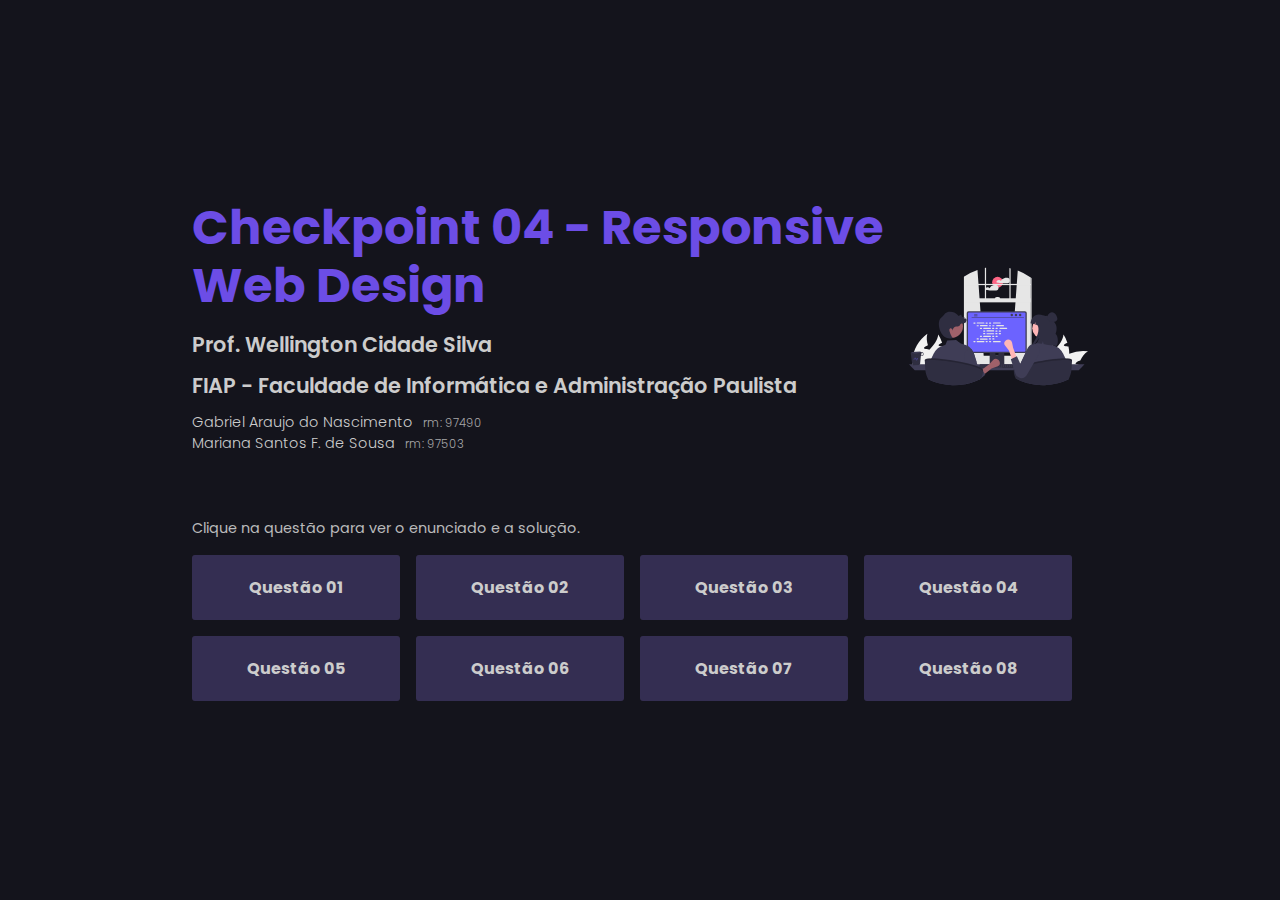
<file: index.html>
<!DOCTYPE html>
<html lang="pt-br">
    <head>
        <meta charset="UTF-8">
        <meta http-equiv="X-UA-Compatible" content="IE=edge">
        <meta name="viewport" content="width=device-width, initial-scale=1.0">
        <title>CP4-WEB/RESP</title>
        <link rel="preconnect" href="https://fonts.googleapis.com">
        <link rel="preconnect" href="https://fonts.gstatic.com" crossorigin>
        <link href="https://fonts.googleapis.com/css2?family=Poppins:wght@300;400;500;600;700;900&display=swap" rel="stylesheet">
        <link rel="stylesheet" href="./style.css" type="text/css">
    </head>
    <body>
        <section id="intro">
            <div>
                <h1>Checkpoint 04 - Responsive Web Design</h1>
                <h2>Prof. Wellington Cidade Silva</h2>
                <h2>FIAP - Faculdade de Informática e Administração Paulista</h2>
                <p>Gabriel Araujo do Nascimento <span>rm: 97490</span></p>
                <p>Mariana Santos F. de Sousa <span>rm: 97503</span></p>
            </div>

            <img src="./img/undraw_pair_programming.svg">
        </section>

        <section id="questions">
            <p>Clique na questão para ver o enunciado e a solução.</p>

            <a href="./q01.html" class="question">
                Questão 01
            </a>

            <a href="./q02.html" class="question">
                Questão 02
            </a>

            <a href="./q03.html" class="question">
                Questão 03
            </a>

            <a href="./q04.html" class="question">
                Questão 04
            </a>

            <a href="./q05.html" class="question">
                Questão 05
            </a>

            <a href="./q06.html" class="question">
                Questão 06
            </a>

            <a href="./q07.html" class="question">
                Questão 07
            </a>

            <a href="./q08.html" class="question">
                Questão 08
            </a>
            
        </section>
    </body>
</html>
</file>
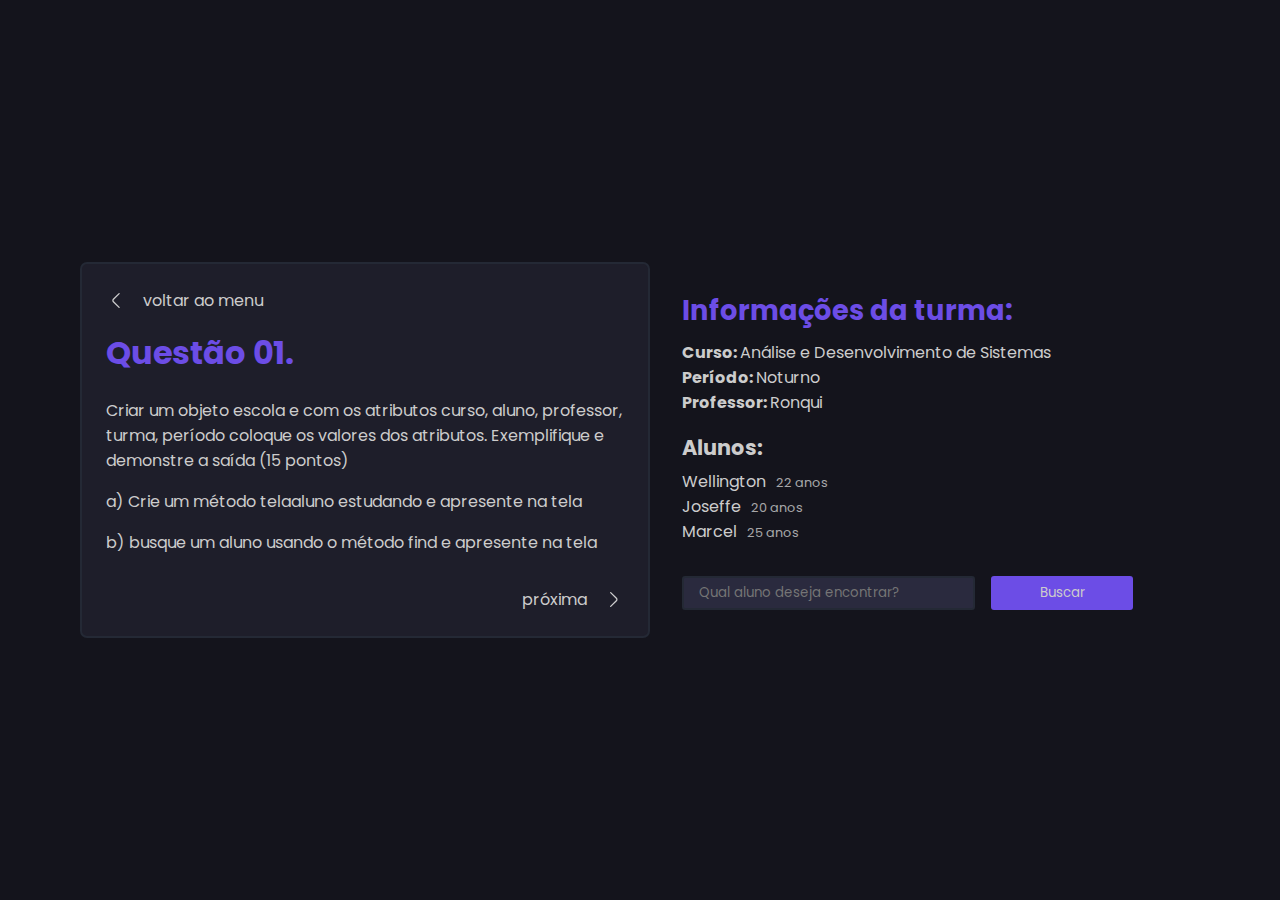
<file: q01.html>
<!DOCTYPE html>
<html lang="pt-br">

<head>
    <meta charset="UTF-8">
    <meta http-equiv="X-UA-Compatible" content="IE=edge">
    <meta name="viewport" content="width=device-width, initial-scale=1.0">
    <title>CP4-WEB/Q. 01</title>
    <link rel="preconnect" href="https://fonts.googleapis.com">
    <link rel="preconnect" href="https://fonts.gstatic.com" crossorigin>
    <link href="https://fonts.googleapis.com/css2?family=Poppins:wght@300;400;500;600;700;900&display=swap"
        rel="stylesheet">
    <link rel="stylesheet" href="./style.css" type="text/css">
</head>

<body id="questao">

    <section id="enunciado">
        <div>
            <a href="./index.html">
                <img src="./img/arrow_left.svg">
                voltar ao menu
            </a>

            <h1>Questão 01.</h1>
            <p>Criar um objeto escola e com os atributos curso, aluno, professor, turma, período coloque os valores dos
                atributos. Exemplifique e demonstre a saída (15 pontos)</p>

            <p>a) Crie um método telaaluno estudando e apresente na tela</p>
            <p>b) busque um aluno usando o método find e apresente na tela </p>
        </div>

        <div class="row q01">
            <a href="./q02.html" class="next">
                próxima
                <img src="./img/arrow_left.svg">
            </a>
        </div>
    </section>

    <section id="answer">
        <section id="info_turma">    
            <h1>Informações da turma:</h1>
        </section>

        <section class="find">
            <input type="text" placeholder="Qual aluno deseja encontrar?" id="nome">
            <button type="button" onclick="buscar_aluno()" >Buscar</button> 
            <p id="result_busca"></p>
        </section>
    </section>

    <script>
        
        let escola = {
            curso: "Análise e Desenvolvimento de Sistemas",
            periodo: "Noturno",
            turma: "1TDSPR",
            professor: "Ronqui",
            alunos: [
                { nome: "Wellington", idade: 22 },
                { nome: "Joseffe", idade: 20 },
                { nome: "Marcel", idade: 25 }
            ],

        };

        function tela_aluno_estudando(alunos) {
            let alunosstr = '<div id="students"> <h2>Alunos: </h2>'
            alunos.forEach(aluno => {
                alunosstr += (`<p>${aluno.nome} <span>${aluno.idade} anos</span></p>`);
            });

            alunosstr += '</div>';
            return alunosstr;
        }
        
        function buscar_aluno() {
            const nome = document.querySelector('#nome').value.toLocaleLowerCase()
            const result_busca = document.querySelector('#result_busca')
            let aluno = escola.alunos.find(aluno => aluno.nome.toLocaleLowerCase() === nome);

            aluno ? result_busca.innerHTML = `Encontramos o aluno ${nome} que possui ${aluno.idade} anos.` :
            result_busca.innerHTML = `Não encontramos o aluno ${nome} nesta turma.`
        }

        const container = document.querySelector('#info_turma');
        const students = document.querySelector('#students');

        const alunos_estudando = tela_aluno_estudando(escola.alunos)

        container.innerHTML += '<p><strong>Curso: </strong>'+ escola.curso +'</p>'
        container.innerHTML += '<p><strong>Período: </strong>'+ escola.periodo +'</p>'
        container.innerHTML += '<p><strong>Professor: </strong>'+ escola.professor +'</p>'
        container.innerHTML += tela_aluno_estudando(escola.alunos)

        // escola.buscar_aluno("Wellington");

    </script>
</body>

</html>
</file>
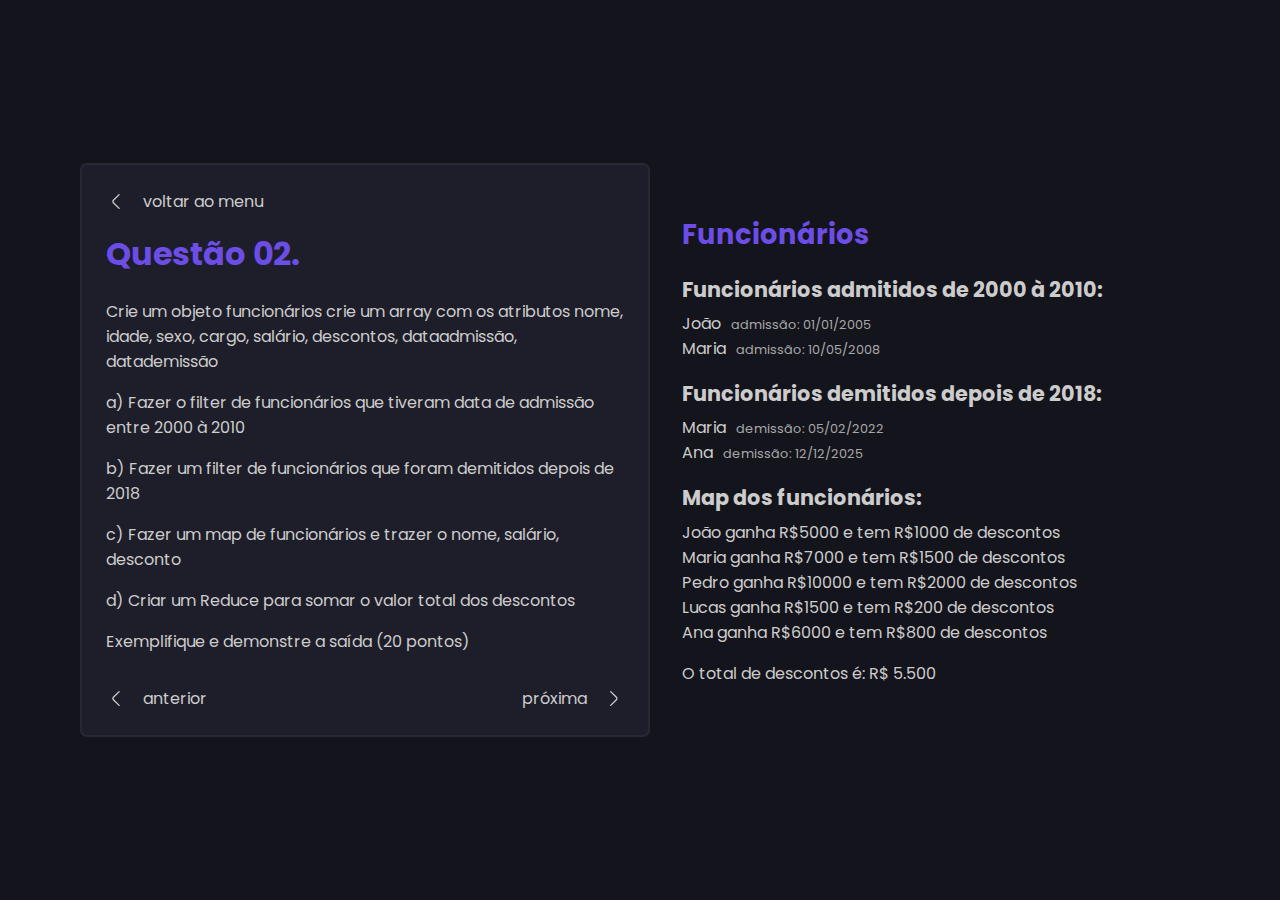
<file: q02.html>
<!DOCTYPE html>
<html lang="pt-br">

<head>
    <meta charset="UTF-8">
    <meta http-equiv="X-UA-Compatible" content="IE=edge">
    <meta name="viewport" content="width=device-width, initial-scale=1.0">
    <title>CP4-WEB/Q. 02</title>
    <link rel="preconnect" href="https://fonts.googleapis.com">
    <link rel="preconnect" href="https://fonts.gstatic.com" crossorigin>
    <link href="https://fonts.googleapis.com/css2?family=Poppins:wght@300;400;500;600;700;900&display=swap"
        rel="stylesheet">
    <link rel="stylesheet" href="./style.css" type="text/css">
</head>

<body id="questao">
    <section id="enunciado">
        <div>
            <a href="./index.html">
                <img src="./img/arrow_left.svg">
                voltar ao menu
            </a>
            
            <h1>Questão 02.</h1>
            <p>Crie um objeto funcionários crie um array com os atributos nome, idade, sexo, cargo, salário, descontos,
                dataadmissão, datademissão</p>

            <p>a) Fazer o filter de funcionários que tiveram data de admissão entre 2000 à 2010 </p>
            <p>b) Fazer um filter de funcionários que foram demitidos depois de 2018 </p>
            <p>c) Fazer um map de funcionários e trazer o nome, salário, desconto </p>
            <p>d) Criar um Reduce para somar o valor total dos descontos </p>
            <p>Exemplifique e demonstre a saída (20 pontos) </p>
        </div>

        <div class="row">
            <a href="./q01.html">
                <img src="./img/arrow_left.svg">
                anterior
            </a>

            <a href="./q03.html" class="next">
                próxima
                <img src="./img/arrow_left.svg">
            </a>
        </div>
    </section>

    <section id="answer">
        <section id="info_funcs">
            <h1>Funcionários</h1>
        </section>
    </section>

    <script>

        const funcionarios = [
            {
                nome: "João",
                idade: 25,
                sexo: "Masculino",
                cargo: "Programador",
                salario: 5000,
                descontos: 1000,
                dataadmissao: "01/01/2005",
                datademissao: "06/01/2012"
            },
            {
                nome: "Maria",
                idade: 30,
                sexo: "Feminino",
                cargo: "Analista de Sistemas",
                salario: 7000,
                descontos: 1500,
                dataadmissao: "10/05/2008",
                datademissao: "05/02/2022"
            },
            {
                nome: "Pedro",
                idade: 40,
                sexo: "Masculino",
                cargo: "Gerente de Projetos",
                salario: 10000,
                descontos: 2000,
                dataadmissao: "15/09/2002",
                datademissao: "09/05/2012"
            },
            {
                nome: "Lucas",
                idade: 22,
                sexo: "M",
                cargo: "Estagiário",
                salario: 1500,
                descontos: 200,
                dataadmissao: "01/01/2022",
                datademissao: "12/03/2018"
            },
            {
                nome: "Ana",
                idade: 28,
                sexo: "F",
                cargo: "Analista",
                salario: 6000,
                descontos: 800,
                dataadmissao: "01/01/2015",
                datademissao: "12/12/2025"
            }
        ]

        const container = document.querySelector('#info_funcs');

        const funcionariosAdmitidos = funcionarios.filter(f => {
            const dataAdmissao = new Date(f.dataadmissao);
            return dataAdmissao.getFullYear() >= 2000 && dataAdmissao.getFullYear() <= 2010;
        });

        container.innerHTML += '<h2>Funcionários admitidos de 2000 à 2010: </h2>'

        funcionariosAdmitidos.forEach((funcionario) => {
            container.innerHTML += '<p>' + funcionario.nome + ' <span>admissão: ' + funcionario.dataadmissao + ' </span></p>'
        })

        const funcionariosDemitidos = funcionarios.filter(f => {
            const dataDemissao = new Date(f.datademissao)
            console.log(dataDemissao.getFullYear())
            return dataDemissao.getFullYear() > 2018;
        });

        container.innerHTML += '<h2>Funcionários demitidos depois de 2018: </h2>'

        funcionariosDemitidos.forEach((funcionario) => {
            container.innerHTML += '<p>' + funcionario.nome + ' <span>demissão: ' + funcionario.datademissao + ' </span></p>'
        })

        container.innerHTML += '<h2>Map dos funcionários: </h2>'

        const funcionariosMap = funcionarios.map((funcionario) => {
            container.innerHTML += '<p>' + funcionario.nome + ' ganha R$' + funcionario.salario + ' e tem R$' + funcionario.descontos + '  de descontos</p>'
            return {
                nome: funcionario.nome,
                salario: funcionario.salario,
                descontos: funcionario.descontos,
            };
        });

        const totalDescontos = funcionarios.reduce((total, f) => {
            return total + f.descontos;
        }, 0);

        container.innerHTML += `<p style="margin-top: 1em">O total de descontos é: R$ ${totalDescontos.toLocaleString("pt-BR")}</p>`;

    </script>
</body>

</html>
</file>
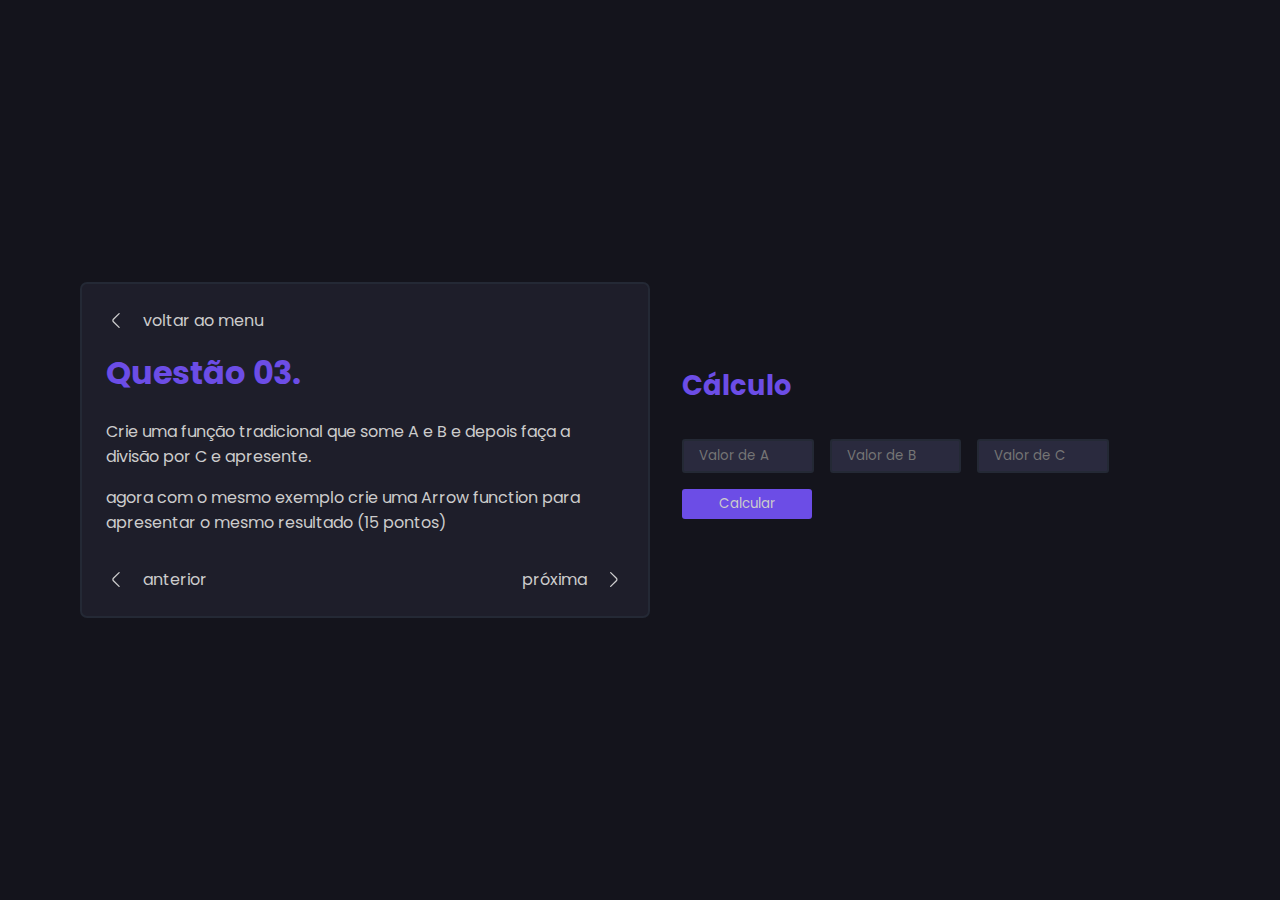
<file: q03.html>
<!DOCTYPE html>
<html lang="pt-br">

<head>
    <meta charset="UTF-8">
    <meta http-equiv="X-UA-Compatible" content="IE=edge">
    <meta name="viewport" content="width=device-width, initial-scale=1.0">
    <title>CP4-WEB/Q. 03</title>
    <link rel="preconnect" href="https://fonts.googleapis.com">
    <link rel="preconnect" href="https://fonts.gstatic.com" crossorigin>
    <link href="https://fonts.googleapis.com/css2?family=Poppins:wght@300;400;500;600;700;900&display=swap"
        rel="stylesheet">
    <link rel="stylesheet" href="./style.css" type="text/css">
</head>

<body id="questao">
    <section id="enunciado">
        <a href="./index.html">
            <img src="./img/arrow_left.svg">
            voltar ao menu
        </a>
        <div>
            <h1>Questão 03.</h1>
            <p>Crie uma função tradicional que some A e B e depois faça a divisão por C e apresente. </p>
            <p>agora com o mesmo exemplo crie uma Arrow function para apresentar o mesmo resultado (15 pontos)</p>
        </div>

        <div class="row">
            <a href="./q02.html">
                <img src="./img/arrow_left.svg">
                anterior
            </a>

            <a href="./q04.html" class="next">
                próxima
                <img src="./img/arrow_left.svg">
            </a>
        </div>
    </section>

    <section id="answer">
        <section id="info_funcs">
            <h1>Cálculo</h1>
        </section>

        <section class="find" id="calculo">
            <input type="number" placeholder="Valor de A" id="a" min="1">
            <input type="number" placeholder="Valor de B" id="b" min="1">
            <input type="number" placeholder="Valor de C" id="c" min="1">
            <button type="button" onclick="calcular_arrow()" >Calcular</button> 
            <p id="result_calculo"></p>
        </section>
    </section>

    <script>

        const result_calculo = document.querySelector('#result_calculo');

        function calcular() {
            const a = document.querySelector('#a').value;
            const b = document.querySelector('#b').value;
            const c = document.querySelector('#c').value;
            const soma = parseFloat(a) + parseFloat(b);
            const resultado = soma / parseFloat(c);
            result_calculo.innerHTML = a + ' + ' + b + ' / ' + c + ' = ' + resultado;
        }

        //Arrow function:
        const calcular_arrow = () => {
            const a = document.querySelector('#a').value;
            const b = document.querySelector('#b').value;
            const c = document.querySelector('#c').value;
            const soma = parseFloat(a) + parseFloat(b);
            const resultado = soma / parseFloat(c);
            result_calculo.innerHTML = a + ' + ' + b + ' / ' + c + ' = ' + resultado;
        }

    </script>
</body>

</html>
</file>
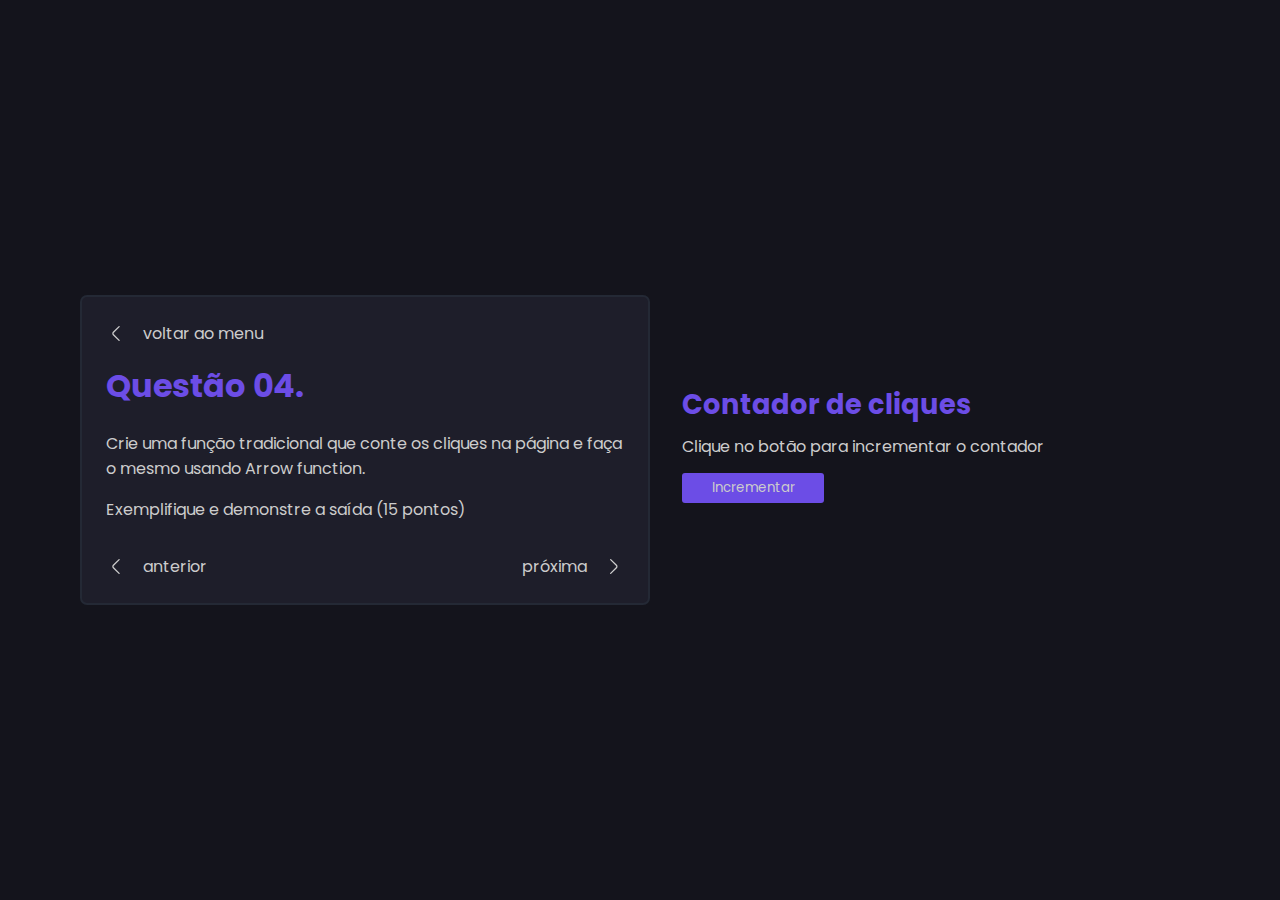
<file: q04.html>
<!DOCTYPE html>
<html lang="pt-br">

<head>
    <meta charset="UTF-8">
    <meta http-equiv="X-UA-Compatible" content="IE=edge">
    <meta name="viewport" content="width=device-width, initial-scale=1.0">
    <title>CP4-WEB/Q. 04</title>
    <link rel="preconnect" href="https://fonts.googleapis.com">
    <link rel="preconnect" href="https://fonts.gstatic.com" crossorigin>
    <link href="https://fonts.googleapis.com/css2?family=Poppins:wght@300;400;500;600;700;900&display=swap"
        rel="stylesheet">
    <link rel="stylesheet" href="./style.css" type="text/css">
</head>

<body id="questao">
    <section id="enunciado">
        <a href="./index.html">
            <img src="./img/arrow_left.svg">
            voltar ao menu
        </a>
        <div>
            <h1>Questão 04.</h1>
            <p>Crie uma função tradicional que conte os cliques na página e faça o mesmo usando Arrow function. </p>
            <p>Exemplifique e demonstre a saída (15 pontos)</p>
        </div>

        <div class="row">
            <a href="./q03.html">
                <img src="./img/arrow_left.svg">
                anterior
            </a>

            <a href="./q05.html" class="next">
                próxima
                <img src="./img/arrow_left.svg">
            </a>
        </div>
    </section>

    <section id="answer">
        <section id="contador">
            <h1>Contador de cliques</h1>

            <p>Clique no botão para incrementar o contador</p>
            <button type="button" id="incremento" onclick="incrementar_arrow()">Incrementar</button>

            <p id="cliques"></p>
        </section>
    </section>

    <script>

        const cliques = document.querySelector('#cliques');
        
        let contador = 0

        function incrementar() {
            contador ++
            cliques.innerHTML = contador + (contador === 1 ? ' clique' : ' cliques');
        }

        //Arrow function:
        const incrementar_arrow = () => {
            contador ++
            cliques.innerHTML = contador + (contador === 1 ? ' clique' : ' cliques');
        }

    </script>
</body>

</html>
</file>
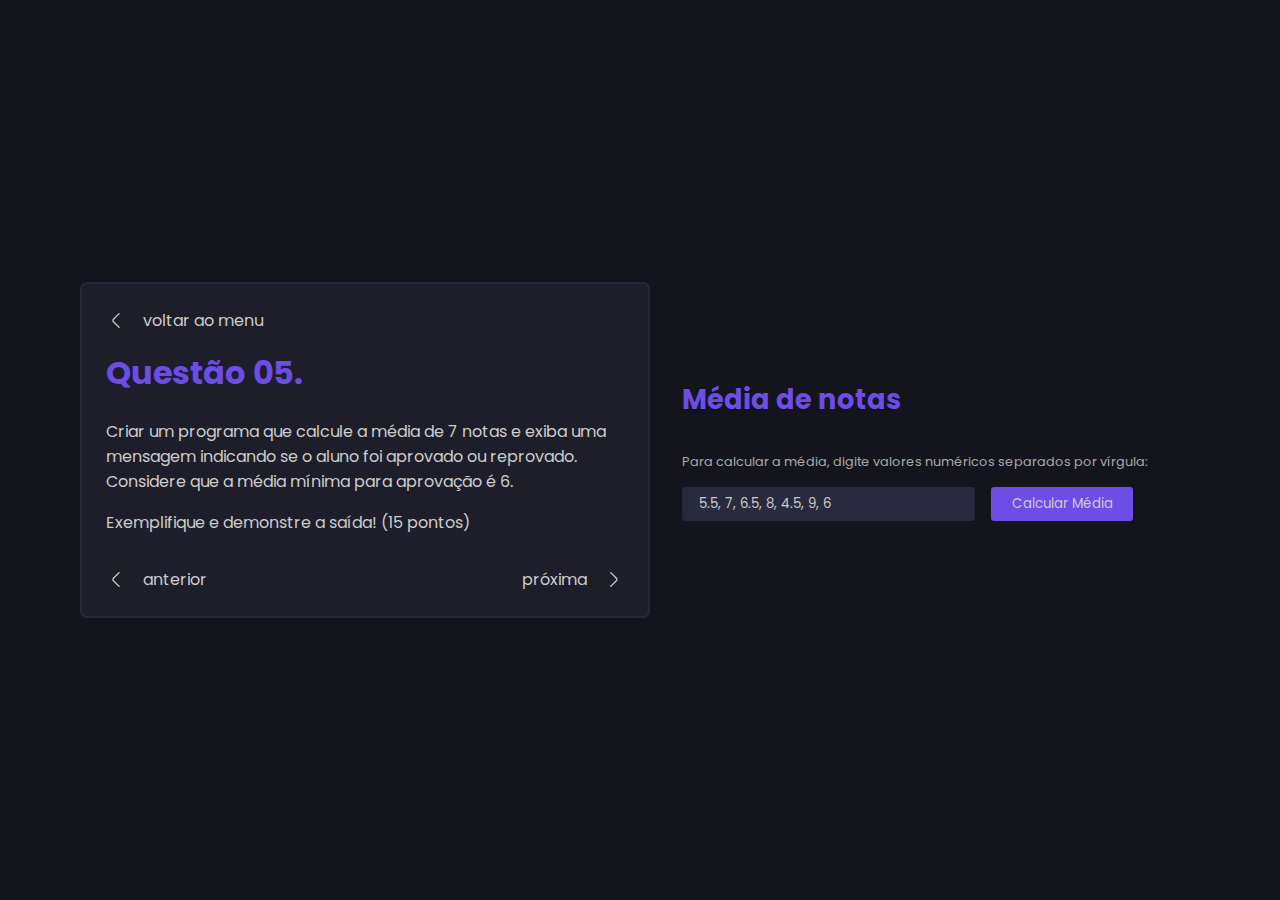
<file: q05.html>
<!DOCTYPE html>
<html lang="pt-br">

<head>
    <meta charset="UTF-8">
    <meta http-equiv="X-UA-Compatible" content="IE=edge">
    <meta name="viewport" content="width=device-width, initial-scale=1.0">
    <title>CP4-WEB/Q. 05</title>
    <link rel="preconnect" href="https://fonts.googleapis.com">
    <link rel="preconnect" href="https://fonts.gstatic.com" crossorigin>
    <link href="https://fonts.googleapis.com/css2?family=Poppins:wght@300;400;500;600;700;900&display=swap"
        rel="stylesheet">
    <link rel="stylesheet" href="./style.css" type="text/css">
</head>

<body id="questao">
    <section id="enunciado">
        <a href="./index.html">
            <img src="./img/arrow_left.svg">
            voltar ao menu
        </a>
        <div>
            <h1>Questão 05.</h1>
            <p>Criar um programa que calcule a média de 7 notas e exiba uma mensagem indicando se o aluno foi aprovado ou reprovado. Considere que a média mínima para aprovação é 6. </p>

            <p>Exemplifique e demonstre a saída! (15 pontos) </p>
        </div>

        <div class="row">
            <a href="./q04.html">
                <img src="./img/arrow_left.svg">
                anterior
            </a>

            <a href="./q06.html" class="next">
                próxima
                <img src="./img/arrow_left.svg">
            </a>
        </div>
    </section>

    <section id="answer">
        <section id="info_notas">
            <h1>Média de notas</h1>
        </section>

        <section class="find">
            <span style="width: 100%; margin: 0">Para calcular a média, digite valores numéricos separados por vírgula:</span>
            <input type="text" placeholder="Notas" id="notas" value="5.5, 7, 6.5, 8, 4.5, 9, 6">
            <button type="button" onclick="mostrar_resultado()" >Calcular Média</button> 
            <p id="result_calculo"></p>
        </section>
    </section>

    <script>

        const calcularMedia = notas_str => {

            //convertendo as notas pra float
            const notas = notas_str.map((nota) => { return(parseFloat(nota)) })

            const somaNotas = notas.reduce((acc, nota) => acc + nota, 0);
            return somaNotas / notas.length;
        }

        const mostrar_resultado = () => {
            const input_notas = document.querySelector('#notas').value
            const result_calculo = document.querySelector('#result_calculo')

            const notas = input_notas.split(',')
            const media = calcularMedia(notas);
            console.log(media)

            if (media >= 6) {
                result_calculo.innerHTML = `Parabéns Favela venceu, sua média é ${media.toFixed(1)} e você foi aprovado!`
            } else {
                result_calculo.innerHTML = `Infelizmente deu ruim bichão, sua média é ${media.toFixed(1)} e você foi reprovado.`
            }
        }

    </script>
</body>

</html>
</file>
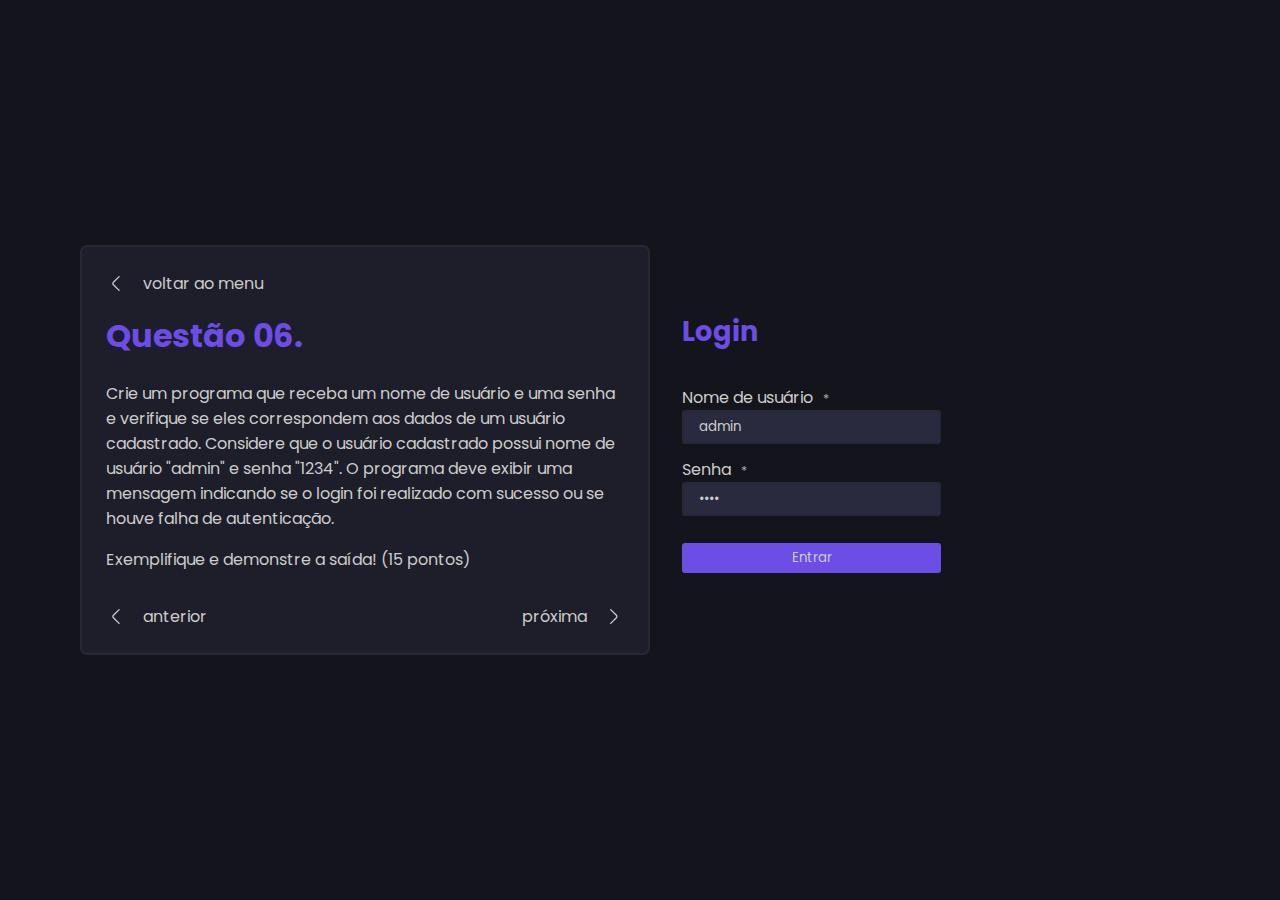
<file: q06.html>
<!DOCTYPE html>
<html lang="pt-br">

<head>
    <meta charset="UTF-8">
    <meta http-equiv="X-UA-Compatible" content="IE=edge">
    <meta name="viewport" content="width=device-width, initial-scale=1.0">
    <title>CP4-WEB/Q. 06</title>
    <link rel="preconnect" href="https://fonts.googleapis.com">
    <link rel="preconnect" href="https://fonts.gstatic.com" crossorigin>
    <link href="https://fonts.googleapis.com/css2?family=Poppins:wght@300;400;500;600;700;900&display=swap"
        rel="stylesheet">
    <link rel="stylesheet" href="./style.css" type="text/css">
</head>

<body id="questao">
    <section id="enunciado">
        <div>
            <a href="./index.html">
                <img src="./img/arrow_left.svg">
                voltar ao menu
            </a>
            <h1>Questão 06.</h1>
            <p>Crie um programa que receba um nome de usuário e uma senha e verifique se eles correspondem aos dados de      um usuário cadastrado. Considere que o usuário cadastrado possui nome de usuário "admin" e senha "1234". O programa deve exibir uma mensagem indicando se o login foi realizado com sucesso ou se houve falha de autenticação. </p>

            <p>Exemplifique e demonstre a saída! (15 pontos) </p>
        </div>

        <div class="row">
            <a href="./q05.html">
                <img src="./img/arrow_left.svg">
                anterior
            </a>

            <a href="./q07.html" class="next">
                próxima
                <img src="./img/arrow_left.svg">
            </a>
        </div>
    </section>

    <section id="answer">
        <section id="login">
            <h1>Login</h1>
        </section>

        <section class="find" id="login">
            <label>Nome de usuário <span>*</span></label>
            <input type="text" placeholder="Username" id="user" value="admin">

            <label>Senha <span>*</span></label>
            <input type="password" placeholder="Senha" id="senha" value="1234">

            <button type="button" onclick="verificar_entrada()" >Entrar</button> 

            <p id="result_login" style="width: 100%; margin-top: 1em;"></p>
        </section>
    </section>

    <script>

        const usuario = "admin";
        const senha = "1234";

        const verificar_entrada = () => {
            const nomeUsuario = document.querySelector('#user').value
            const senhaUsuario = document.querySelector('#senha').value

            const result_login = document.querySelector('#result_login')

            if (nomeUsuario === usuario && senhaUsuario === senha) {
                result_login.innerHTML = "Login realizado com sucesso!";
                result_login.style.color = "#3fb133"
            } else {
                result_login.innerHTML = "Falha de autenticação. Nome de usuário ou senha incorretos.";
                result_login.style.color = "#b13333"
            }

        }
        
    </script>
</body>

</html>
</file>
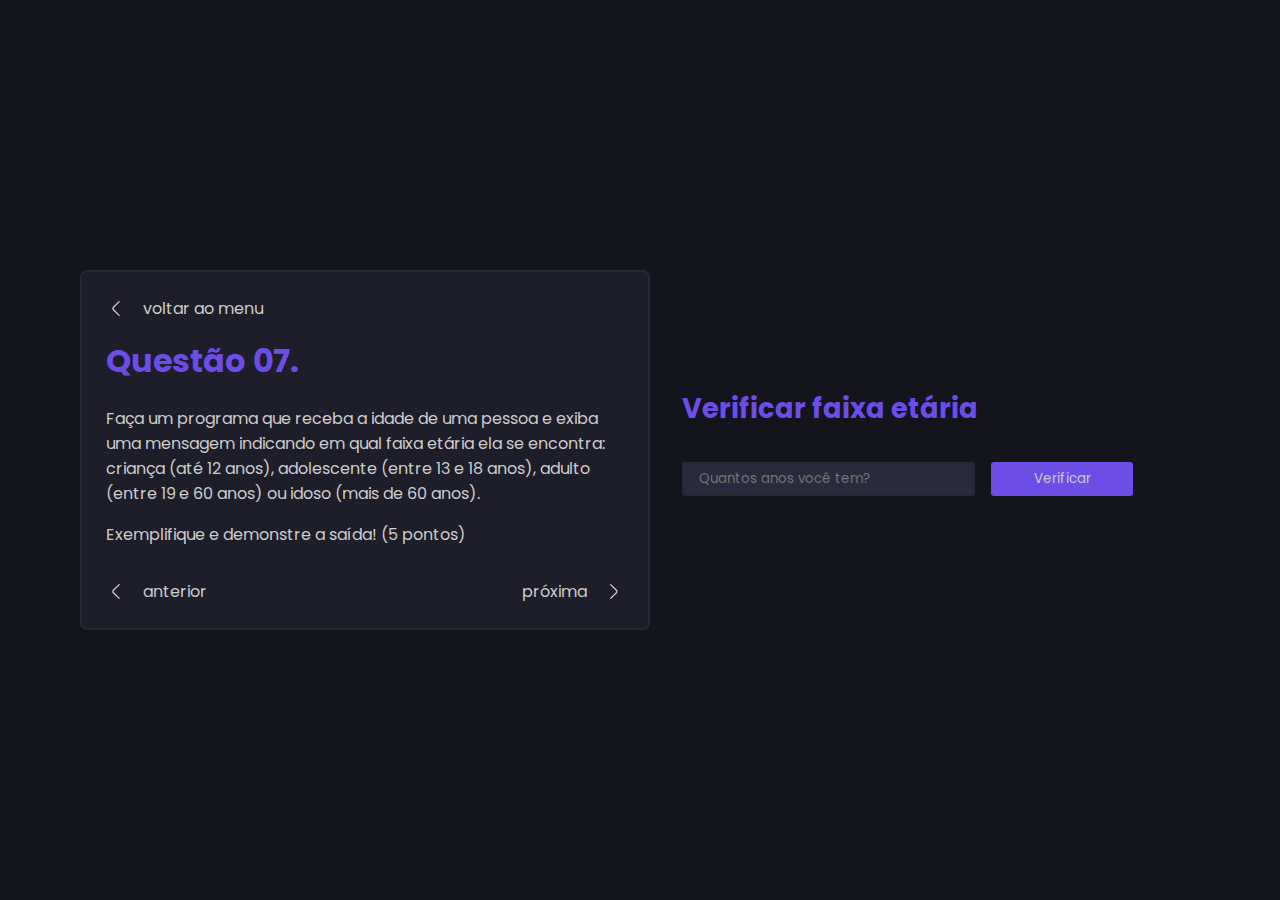
<file: q07.html>
<!DOCTYPE html>
<html lang="pt-br">

<head>
    <meta charset="UTF-8">
    <meta http-equiv="X-UA-Compatible" content="IE=edge">
    <meta name="viewport" content="width=device-width, initial-scale=1.0">
    <title>CP4-WEB/Q. 07</title>
    <link rel="preconnect" href="https://fonts.googleapis.com">
    <link rel="preconnect" href="https://fonts.gstatic.com" crossorigin>
    <link href="https://fonts.googleapis.com/css2?family=Poppins:wght@300;400;500;600;700;900&display=swap"
        rel="stylesheet">
    <link rel="stylesheet" href="./style.css" type="text/css">
</head>

<body id="questao">
    <section id="enunciado">
        <a href="./index.html">
            <img src="./img/arrow_left.svg">
            voltar ao menu
        </a>
        <div>
            <h1>Questão 07.</h1>
            <p>Faça um programa que receba a idade de uma pessoa e exiba uma mensagem indicando em qual faixa etária ela se encontra: criança (até 12 anos), adolescente (entre 13 e 18 anos), adulto (entre 19 e 60 anos) ou idoso (mais de 60 anos). </p>

            <p>Exemplifique e demonstre a saída! (5 pontos)</p>
        </div>

        <div class="row">
            <a href="./q06.html">
                <img src="./img/arrow_left.svg">
                anterior
            </a>

            <a href="./q08.html" class="next">
                próxima
                <img src="./img/arrow_left.svg">
            </a>
        </div>
    </section>

    <section id="answer">
        <section id="info_idade">    
            <h1>Verificar faixa etária</h1>
        </section>

        <section class="find">
            <input type="number" placeholder="Quantos anos você tem?" id="idade" min="1">
            <button type="button" onclick="verificar_faixa()" >Verificar</button> 
            <p id="result_faixa_etaria" style="width: 100%"></p>
        </section>
    </section>

    <script>

        const verificar_faixa = () => {
            const idade = parseFloat(document.querySelector('#idade').value)

            const result_faixa_etaria = document.querySelector('#result_faixa_etaria')

            if (idade <= 12) {
                result_faixa_etaria.innerHTML = "criança!";
            } else if (idade >= 13 && idade <= 18) {
                result_faixa_etaria.innerHTML = ("adolescente!")
            } else if (idade >= 19 && idade <= 60) {
                result_faixa_etaria.innerHTML = ("adulto!");
            } else {
                result_faixa_etaria.innerHTML = ("idoso!");
            }
        }

    </script>
</body>

</html>
</file>
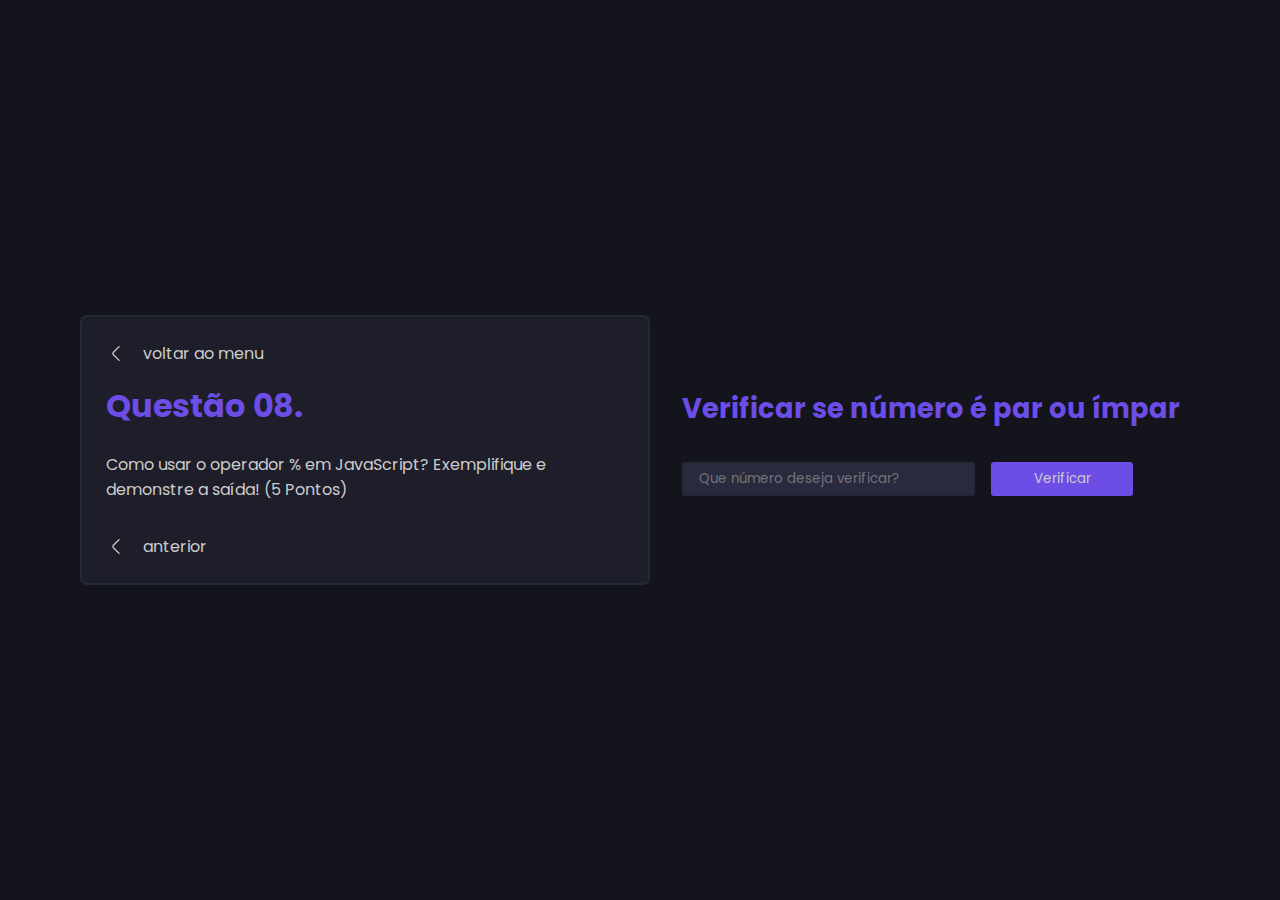
<file: q08.html>
<!DOCTYPE html>
<html lang="pt-br">

<head>
    <meta charset="UTF-8">
    <meta http-equiv="X-UA-Compatible" content="IE=edge">
    <meta name="viewport" content="width=device-width, initial-scale=1.0">
    <title>CP4-WEB/Q. 08</title>
    <link rel="preconnect" href="https://fonts.googleapis.com">
    <link rel="preconnect" href="https://fonts.gstatic.com" crossorigin>
    <link href="https://fonts.googleapis.com/css2?family=Poppins:wght@300;400;500;600;700;900&display=swap"
        rel="stylesheet">
    <link rel="stylesheet" href="./style.css" type="text/css">
</head>

<body id="questao">
    <section id="enunciado">
        <a href="./index.html">
            <img src="./img/arrow_left.svg">
            voltar ao menu
        </a>
        <div>
            <h1>Questão 08.</h1>
            <p>Como usar o operador % em JavaScript? Exemplifique e demonstre a saída! (5 Pontos) </p>
        </div>

        <div class="row">
            <a href="./q07.html">
                <img src="./img/arrow_left.svg">
                anterior
            </a>
        </div>
    </section>

    <section id="answer">
        <section id="par_impar">    
            <h1>Verificar se número é par ou ímpar</h1>
        </section>

        <section class="find">
            <input type="number" placeholder="Que número deseja verificar?" id="numero" min="1">
            <button type="button" onclick="verificaParOuImpar()" >Verificar</button> 
            <p id="result_numero" style="width: 100%"></p>
        </section>
    </section>

    <script>

        const verificaParOuImpar = () => {
            const numero = parseFloat(document.querySelector('#numero').value)

            const result_numero = document.querySelector('#result_numero')

            if (numero % 2 === 0) {
                result_numero.innerHTML = (numero + ' é par.');
            } else {
                result_numero.innerHTML = (numero + ' é ímpar.');
            }
        }

    </script>
</body>

</html>
</file>
<file: style.css>
body{
    margin: 0;
    background: #242935;
    background: #14141c;
    color: #ccc;
    min-height: 100vh;
    display: flex;
    justify-content: center;
    align-items: center;
    flex-direction: column;
    font-family: 'Poppins', sans-serif;
}

#intro {
    display: flex;
}

#intro h1{
    color: #6C4DE6;
    font-size: 3em;
    margin-bottom: .3em;
    line-height: 1.2em;
}

#intro h2{
    margin-top: 0;
    margin-bottom: .5em;
    font-size: 1.3em;
    font-weight: 600;
}

#intro h2:last-of-type{
    margin-bottom: .5em;
}

#intro p{
    margin: 0;
    font-weight: 300;
    font-size: .9em;
}

span{
    font-size: .8em;
    display: inline-block;
    margin-left: .5em;
    opacity: .8;
}

#intro img{
    width: 20%;
}

#questions p{
    font-weight: 400;
    width: 100%;
    margin: 0;
    opacity: .9;
    font-size: .9em;
}

#questions{
    margin-top: 4em;
    display: flex;
    flex-wrap: wrap;
    gap: 1em;
}

a{
    text-decoration: none;
}

.question{
    background: #4f447e8d;
    color: #ccc;
    font-weight: 700;
    border-radius: 3px;
    display: inline-block;
    padding: 20px;
    width: calc(25% - 3.5em);
    text-align: center;
    transition: .3s;
}

.question:hover{
    transform: translateY(-10%);
    background: #4f447e;
    -webkit-box-shadow: 0px 0px 13px -2px rgba(42, 42, 42, 0.75);
    -moz-box-shadow: 0px 0px 13px -2px rgba(42, 42, 42, 0.75);
    box-shadow: 0px 0px 13px -2px rgba(42, 42, 42, 0.75);
}

#questao{
    flex-direction: row;
    gap: 2em;
    padding: 5em;
    min-height: calc(100vh - 10em);
}

#enunciado{
    border: solid 2px #242935;
    background: #2b2b3c71;
    border-radius: 7px;
    padding: 1.5em;
    width: 50%;
}

#enunciado p:last-of-type{
    margin-bottom: 0;
}

h1{
    color: #6C4DE6;
    margin-top: 0;
}

#answer p{
    margin: 0;
}

#students{
    margin-top: 1em;
}

#answer h2{
    font-size: 1.3em;
    margin-bottom: .3em;
}

#answer h1{
    font-size: 1.7em;
    margin-bottom: .3em;
}

.find{
    margin-top: 2em;
    display: flex;
    gap: 1em;
    flex-wrap: wrap;
}

input, input:active{
    border: solid 2px #242935;
    background: #31314abf;
    border-radius: 3px;
    padding: 5px 15px;
    width: 50%;
    font-family: 'Poppins';
    outline: none;
    color: #ccc
}

button{
    background: #6C4DE6;
    color: #ccc;
    outline: none;
    border: 0;
    padding: 5px 15px;
    font-family: 'Poppins';
    width: calc(30% - 1em);
    border-radius: 3px;
    transition: .3s;
}

button:hover{
    transform: translateY(-10%);
}

#calculo input{
    width: calc(25% - 2rem);
}

#calculo button{
    width: calc(25%);
}

#calculo, #calculo p{
    width: 100%;
}

button#incremento{
    margin: 1em 0;
}

label{
    width: 100%;
}

#login{
    gap: 0;
}

#login input{
    margin-bottom: 1em;
    box-sizing: border-box;
    margin-right: 1em;
}

#login button{
    margin-top: 1em;
    width: 50%;
}

#enunciado a{
    color: #ccc;
    display: flex;
    margin-bottom: 1em;
    gap: 1em;
}

#enunciado a img{
    width: 1.3em;
}

.row{
    display: flex;
    justify-content: space-between;
    margin-top: 2em;
    align-items: end;
}

.row a{
    margin-bottom: 0 !important;
}

.q01{
    justify-content: end;
}

.next img{
    transform: rotate(180deg);
}

@media screen and (min-width: 769px){
    #questions, #intro{
        width: 70%;
    }

    #enunciado, #answer{
        width: 100%;
    }
}

@media screen and (max-width: 769px){
    body, #questao{
        padding: 2em;
    }

    #questao{
        flex-direction: column;
    }

    #intro h1{
        font-size: 2em;
        margin-bottom: 1em;
        margin-top: 0;
    }

    #intro h2{
        font-size: 1.1em;
        font-weight: 600;
    }

    #questions{
        margin-top: 2.5em;
    }

    .question{
        width: calc(50% - 3em);
    }

    #intro {
        flex-direction: column-reverse;
    }

    #intro img{
        width: 40%;
        margin: auto;
        margin-bottom: 1em;
    }

    #enunciado{
        width: 100%;
    }

    #calculo input{
        width: calc(50% - 3rem);
    }

    #calculo button{
        width: calc(50% - 1rem);
    }

    #incremento{
        width: auto;
    }

    #login button, #login input{
        width: 100%;
        margin-right: 0;
    }

    .find button{
        width: calc(35% - 1em);
    }

}
</file>
